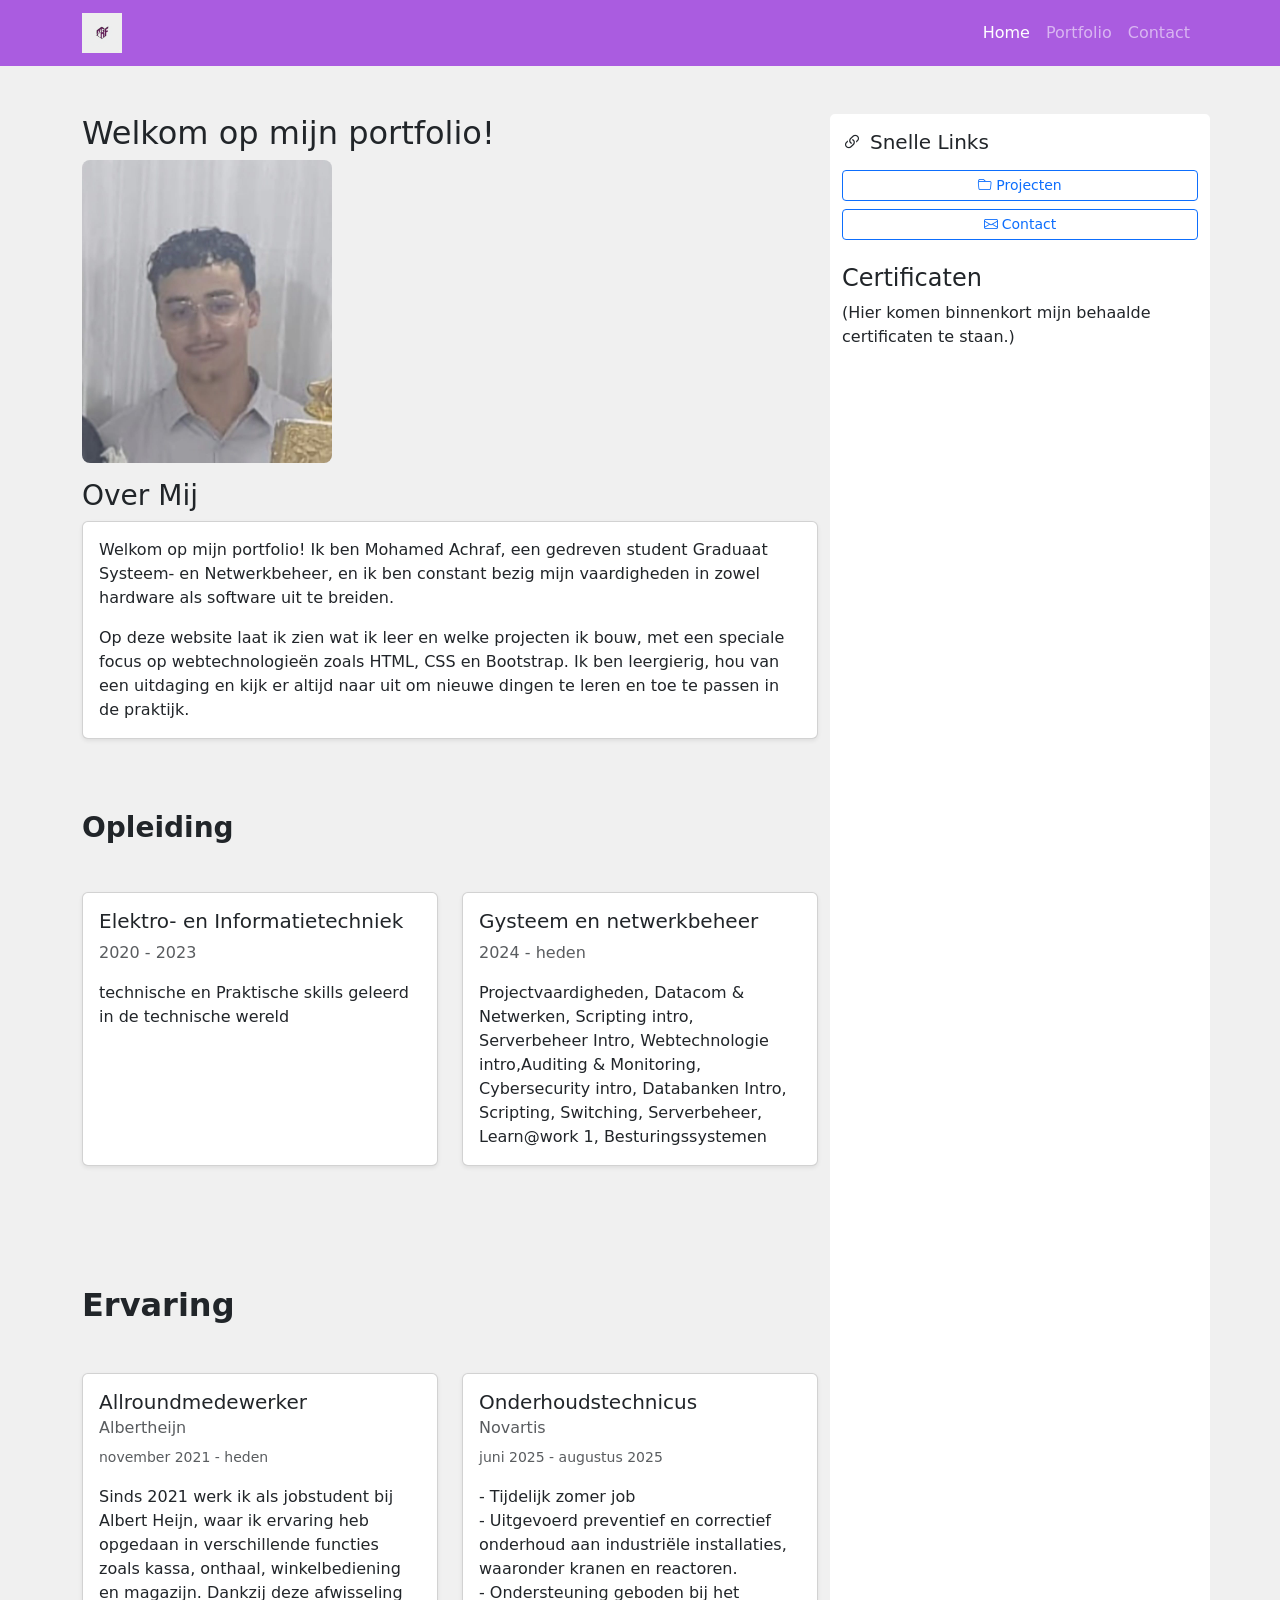
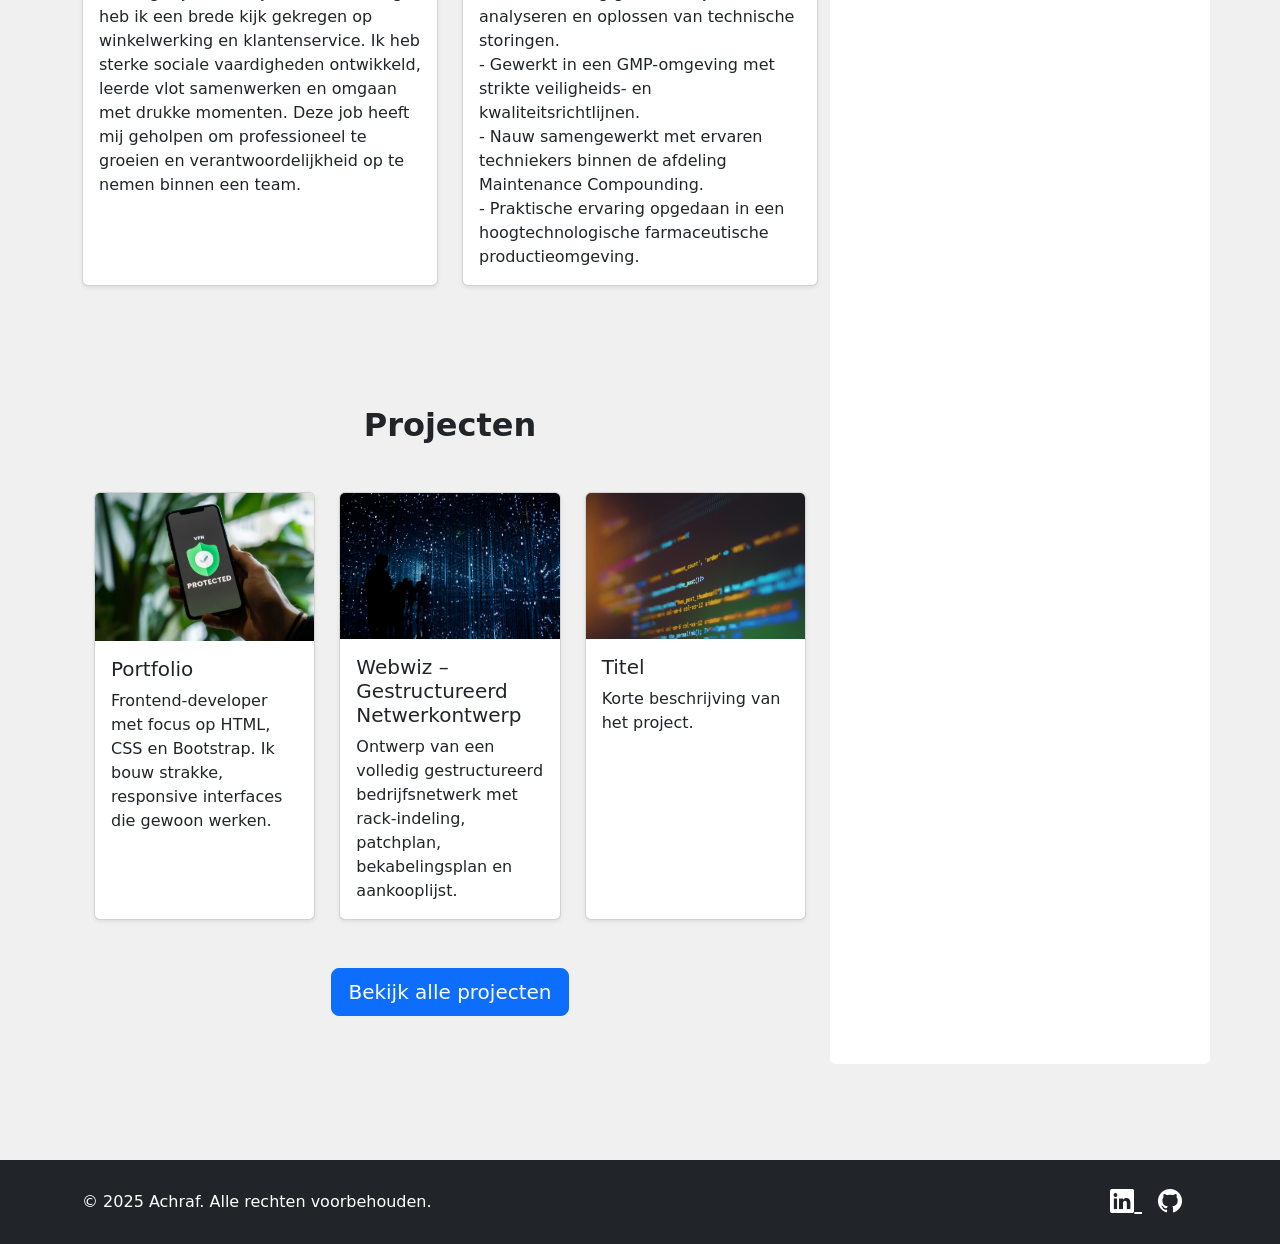
<file: index.html>
<!DOCTYPE html>
<html lang="nl-BE">
  <head>
    <meta charset="UTF-8" />
    <meta name="viewport" content="width=device-width, initial-scale=1.0" />
    <title>Home - Mijn Portfolio</title>

    <link
      rel="stylesheet"
      href="https://cdn.jsdelivr.net/npm/bootstrap-icons@1.11.1/font/bootstrap-icons.css"
    />

    <link
      href="https://cdn.jsdelivr.net/npm/bootstrap@5.3.3/dist/css/bootstrap.min.css"
      rel="stylesheet"
    />
    <link href="css/style.css" rel="stylesheet" />
  </head>
  <body>
    <header>
      <nav class="navbar navbar-expand-lg navbar-dark sticky-top">
        <div class="container">
          <a class="navbar-brand" href="index.html">
            <img
              src="assets/images/Logo.png"
              alt="Logo MRF"
              width="40"
              height="40"
            />
          </a>

          <button
            class="navbar-toggler"
            type="button"
            data-bs-toggle="collapse"
            data-bs-target="#navbarNav"
          >
            <span class="navbar-toggler-icon"></span>
          </button>

          <div class="collapse navbar-collapse" id="navbarNav">
            <ul class="navbar-nav ms-auto">
              <li class="nav-item">
                <a class="nav-link active" href="index.html">Home</a>
              </li>
              <li class="nav-item">
                <a class="nav-link" href="portfolio.html">Portfolio</a>
              </li>
              <li class="nav-item">
                <a class="nav-link" href="contact.html">Contact</a>
              </li>
            </ul>
          </div>
        </div>
      </nav>
    </header>

    <main class="container my-5">
      <div class="row">
        <section class="col-md-8">
          <h2>Welkom op mijn portfolio!</h2>

          <img
            src="assets/images/Profielfoto.jpg"
            alt="Profielfoto van Achraf"
            class="img-fluid profielfoto"
          />
          <!-- over mij -->
          <section class="mb-4">
            <h3>Over Mij</h3>
            <div>
              <div class="card h-100 shadow-sm project-card">
                <div class="card-body">
                  <p class="card-text">
                    Welkom op mijn portfolio! Ik ben Mohamed Achraf, een
                    gedreven student Graduaat Systeem- en Netwerkbeheer, en ik
                    ben constant bezig mijn vaardigheden in zowel hardware als
                    software uit te breiden.
                  </p>
                  <p class="card-text">
                    Op deze website laat ik zien wat ik leer en welke projecten
                    ik bouw, met een speciale focus op webtechnologieën zoals
                    HTML, CSS en Bootstrap. Ik ben leergierig, hou van een
                    uitdaging en kijk er altijd naar uit om nieuwe dingen te
                    leren en toe te passen in de praktijk.
                  </p>
                </div>
              </div>
            </div>
          </section>

          <!-- Opleiding -->
          <section class="opleiding-section py-5">
            <h3 class="mb-5 fw-bold">Opleiding</h3>
            <div class="row">
              <div class="col-md-6 mb-4">
                <div class="card h-100 shadow-sm">
                  <div class="card-body">
                    <h5 class="card-title">Elektro- en Informatietechniek</h5>
                    <p class="card-text text-muted">2020 - 2023</p>
                    <p class="card-text">
                      technische en Praktische skills geleerd in de technische
                      wereld
                    </p>
                  </div>
                </div>
              </div>
              <div class="col-md-6 mb-4">
                <div class="card h-100 shadow-sm">
                  <div class="card-body">
                    <h5 class="card-title">Gysteem en netwerkbeheer</h5>
                    <p class="card-text text-muted">2024 - heden</p>
                    <p class="card-text">
                      Projectvaardigheden, Datacom & Netwerken, Scripting intro,
                      Serverbeheer Intro, Webtechnologie intro,Auditing &
                      Monitoring, Cybersecurity intro, Databanken Intro,
                      Scripting, Switching, Serverbeheer, Learn@work 1,
                      Besturingssystemen
                    </p>
                  </div>
                </div>
              </div>
            </div>
          </section>
          <!-- Ervaring -->
          <section class="ervaring-section py-5">
            <h2 class="mb-5 fw-bold">Ervaring</h2>
            <div class="row">
              <!-- ervaring appie -->
              <div class="col-lg-6 mb-4">
                <div class="card h-100 shadow-sm">
                  <div class="card-body">
                    <h5 class="card-title">Allroundmedewerker</h5>
                    <h6 class="card-subtitle mb-2 text-muted">Albertheijn</h6>
                    <p class="card-text">
                      <small class="text-muted">november 2021 - heden</small>
                    </p>
                    <p class="card-text">
                      Sinds 2021 werk ik als jobstudent bij Albert Heijn, waar
                      ik ervaring heb opgedaan in verschillende functies zoals
                      kassa, onthaal, winkelbediening en magazijn. Dankzij deze
                      afwisseling heb ik een brede kijk gekregen op
                      winkelwerking en klantenservice. Ik heb sterke sociale
                      vaardigheden ontwikkeld, leerde vlot samenwerken en omgaan
                      met drukke momenten. Deze job heeft mij geholpen om
                      professioneel te groeien en verantwoordelijkheid op te
                      nemen binnen een team.
                    </p>
                  </div>
                </div>
              </div>
              <!-- ervaring norvartis -->
              <div class="col-lg-6 mb-4">
                <div class="card h-100 shadow-sm">
                  <div class="card-body">
                    <h5 class="card-title">Onderhoudstechnicus</h5>
                    <h6 class="card-subtitle mb-2 text-muted">Novartis</h6>
                    <p class="card-text">
                      <small class="text-muted"
                        >juni 2025 - augustus 2025</small
                      >
                    </p>
                    <p class="card-text">
                      - Tijdelijk zomer job <br />
                      - Uitgevoerd preventief en correctief onderhoud aan
                      industriële installaties, waaronder kranen en reactoren.
                      <br />
                      - Ondersteuning geboden bij het analyseren en oplossen van
                      technische storingen. <br />
                      - Gewerkt in een GMP-omgeving met strikte veiligheids- en
                      kwaliteitsrichtlijnen. <br />
                      - Nauw samengewerkt met ervaren techniekers binnen de
                      afdeling Maintenance Compounding. <br />
                      - Praktische ervaring opgedaan in een hoogtechnologische
                      farmaceutische productieomgeving.
                    </p>
                  </div>
                </div>
              </div>
            </div>
          </section>
          <!-- Projecten -->
          <section class="projecten-preview-section py-5">
            <div class="container">
              <h2 class="text-center mb-5 fw-bold">Projecten</h2>
              <div class="row">
                <!-- Project 1 -->
                <div class="col-md-6 col-lg-4 mb-4">
                  <div class="card h-100 shadow-sm project-card">
                    <img
                      src="assets/images/sfeerbeeld1.jpg"
                      class="card-img-top"
                      alt="Project 1"
                    />
                    <div class="card-body">
                      <h5 class="card-title">Portfolio</h5>
                      <p class="card-text">
                        Frontend-developer met focus op HTML, CSS en Bootstrap.
                        Ik bouw strakke, responsive interfaces die gewoon
                        werken.
                      </p>
                    </div>
                  </div>
                </div>
                <!-- Project 2 -->
                <div class="col-md-6 col-lg-4 mb-4">
                  <div class="card h-100 shadow-sm project-card">
                    <img
                      src="assets/images/sfeerbeeld2.jpg"
                      class="card-img-top"
                      alt="Project 2"
                    />
                    <div class="card-body">
                      <h5 class="card-title">
                        Webwiz – Gestructureerd Netwerkontwerp
                      </h5>
                      <p class="card-text">
                        Ontwerp van een volledig gestructureerd bedrijfsnetwerk
                        met rack-indeling, patchplan, bekabelingsplan en
                        aankooplijst.
                      </p>
                    </div>
                  </div>
                </div>
                <!-- Project 3 -->
                <div class="col-md-6 col-lg-4 mb-4">
                  <div class="card h-100 shadow-sm project-card">
                    <img
                      src="assets/images/sfeerbeeld3.jpg"
                      class="card-img-top"
                      alt="Project 3"
                    />
                    <div class="card-body">
                      <h5 class="card-title">Titel</h5>
                      <p class="card-text">
                        Korte beschrijving van het project.
                      </p>
                    </div>
                  </div>
                </div>
              </div>
              <!-- knop bekijk alle projecten -->
              <div class="text-center mt-4">
                <a href="portfolio.html" class="btn btn-primary btn-lg"
                  >Bekijk alle projecten</a
                >
              </div>
            </div>
          </section>
        </section>
        <!-- Aside -->
        <aside class="col-md-4">
          <h5 class="card-title mb-3">
            <i class="bi bi-link-45deg me-2"></i>Snelle Links
          </h5>
          <div class="d-grid gap-2">
            <a href="../portfolio.html" class="btn btn-sm btn-outline-primary">
              <i class="bi bi-folder me-1"></i>Projecten
            </a>
            <a href="../contact.html" class="btn btn-sm btn-outline-primary">
              <i class="bi bi-envelope me-1"></i>Contact
            </a>
          </div>

          <h4 class="mt-4">Certificaten</h4>
          <p>(Hier komen binnenkort mijn behaalde certificaten te staan.)</p>
        </aside>
      </div>
    </main>

    <!-- Footer -->
    <footer class="footer bg-dark text-white py-4 mt-5">
      <div class="container">
        <div class="row align-items-center">
          <div class="col-md-6 text-center text-md-start mb-3 mb-md-0">
            <p class="mb-0">&copy; 2025 Achraf. Alle rechten voorbehouden.</p>
          </div>
          <div class="col-md-6 text-center text-md-end">
            <a
              href="https://www.linkedin.com/in/mohamed-achraf-a-3771b6315/"
              target="_blank"
              class="text-white me-3 fs-4"
            >
              <i class="bi bi-linkedin"></i>
            </a>
            <a
              href="https://github.com/azidanmochraf-dotcom"
              target="_blank"
              class="text-white me-3 fs-4"
            >
              <i class="bi bi-github"></i>
            </a>
          </div>
        </div>
      </div>
    </footer>

    <script src="https://cdn.jsdelivr.net/npm/bootstrap@5.3.3/dist/js/bootstrap.bundle.min.js"></script>
  </body>
</html>
</file>
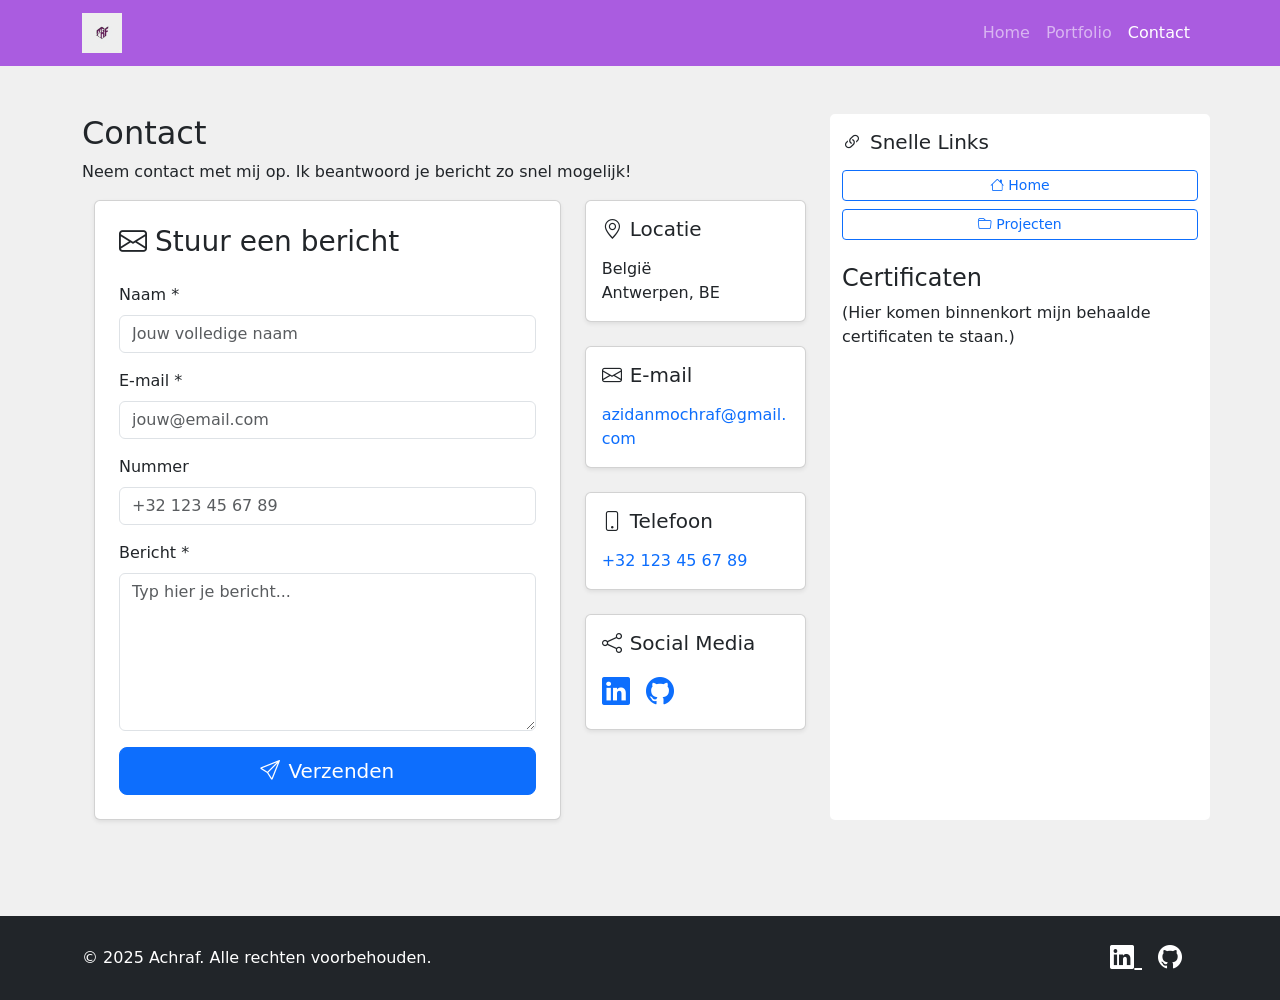
<file: contact.html>
<!DOCTYPE html>
<html lang="nl-BE">
  <head>
    <meta charset="UTF-8" />
    <meta name="viewport" content="width=device-width, initial-scale=1.0" />
    <title>Contact - Mijn Portfolio</title>

    <link
      rel="stylesheet"
      href="https://cdn.jsdelivr.net/npm/bootstrap-icons@1.11.1/font/bootstrap-icons.css"
    />

    <link
      href="https://cdn.jsdelivr.net/npm/bootstrap@5.3.3/dist/css/bootstrap.min.css"
      rel="stylesheet"
    />
    <link href="css/style.css" rel="stylesheet" />
  </head>
  <body>
    <header>
      <nav class="navbar navbar-expand-lg navbar-dark sticky-top">
        <div class="container">
          <a class="navbar-brand" href="index.html">
            <img
              src="assets/images/Logo.png"
              alt="Logo MRF"
              width="40"
              height="40"
            />
          </a>
          <button
            class="navbar-toggler"
            type="button"
            data-bs-toggle="collapse"
            data-bs-target="#navbarNav"
          >
            <span class="navbar-toggler-icon"></span>
          </button>
          <div class="collapse navbar-collapse" id="navbarNav">
            <ul class="navbar-nav ms-auto">
              <li class="nav-item">
                <a class="nav-link" href="index.html">Home</a>
              </li>
              <li class="nav-item">
                <a class="nav-link" href="portfolio.html">Portfolio</a>
              </li>
              <li class="nav-item">
                <a class="nav-link active" href="contact.html">Contact</a>
              </li>
            </ul>
          </div>
        </div>
      </nav>
    </header>

    <main class="container my-5">
      <div class="row">
        <section class="col-md-8">
          <h2>Contact</h2>
          <p>
            Neem contact met mij op. Ik beantwoord je bericht zo snel mogelijk!
          </p>
          <div class="container-fluid">
            <div class="row">
              <div class="col-lg-8">
                <div class="card shadow-sm">
                  <div class="card-body p-4">
                    <h3 class="card-title mb-4">
                      <i class="bi bi-envelope me-2"></i>Stuur een bericht
                    </h3>
                    <form id="contactForm">
                      <div class="mb-3">
                        <label for="naam" class="form-label">Naam *</label>
                        <input
                          type="text"
                          class="form-control"
                          id="naam"
                          name="naam"
                          placeholder="Jouw volledige naam"
                          required
                        />
                      </div>

                      <div class="mb-3">
                        <label for="email" class="form-label">E-mail *</label>
                        <input
                          type="email"
                          class="form-control"
                          id="email"
                          name="email"
                          placeholder="jouw@email.com"
                          required
                        />
                      </div>

                      <div class="mb-3">
                        <label for="nummer" class="form-label">Nummer</label>
                        <input
                          type="tel"
                          class="form-control"
                          id="nummer"
                          name="nummer"
                          placeholder="+32 123 45 67 89"
                        />
                      </div>

                      <div class="mb-3">
                        <label for="bericht" class="form-label"
                          >Bericht *</label
                        >
                        <textarea
                          class="form-control"
                          id="bericht"
                          name="bericht"
                          rows="6"
                          placeholder="Typ hier je bericht..."
                          required
                        ></textarea>
                      </div>

                      <div class="d-grid gap-2">
                        <button type="submit" class="btn btn-primary btn-lg">
                          <i class="bi bi-send me-2"></i>Verzenden
                        </button>
                      </div>
                    </form>

                    <div
                      class="alert alert-success mt-3 d-none"
                      id="successMessage"
                    >
                      <i class="bi bi-check-circle me-2"></i>
                      <strong>Bedankt!</strong> Je bericht is succesvol
                      verzonden.
                    </div>
                  </div>
                </div>
              </div>

              <div class="col-lg-4 mt-4 mt-lg-0">
                <div class="card shadow-sm mb-4">
                  <div class="card-body">
                    <h5 class="card-title mb-3">
                      <i class="bi bi-geo-alt me-2"></i>Locatie
                    </h5>
                    <p class="card-text">
                      België<br />
                      Antwerpen, BE
                    </p>
                  </div>
                </div>

                <div class="card shadow-sm mb-4">
                  <div class="card-body">
                    <h5 class="card-title mb-3">
                      <i class="bi bi-envelope me-2"></i>E-mail
                    </h5>
                    <p class="card-text">
                      <a
                        href="mailto:achraf@example.com"
                        class="text-decoration-none"
                      >
                        azidanmochraf@gmail.com
                      </a>
                    </p>
                  </div>
                </div>

                <div class="card shadow-sm mb-4">
                  <div class="card-body">
                    <h5 class="card-title mb-3">
                      <i class="bi bi-phone me-2"></i>Telefoon
                    </h5>
                    <p class="card-text">
                      <a href="tel:+32123456789" class="text-decoration-none">
                        +32 123 45 67 89
                      </a>
                    </p>
                  </div>
                </div>

                <div class="card shadow-sm">
                  <div class="card-body">
                    <h5 class="card-title mb-3">
                      <i class="bi bi-share me-2"></i>Social Media
                    </h5>
                    <div class="d-flex gap-3">
                      <a
                        href="https://www.linkedin.com/in/mohamed-achraf-a-3771b6315/"
                        target="_blank"
                        class="text-decoration-none fs-3"
                      >
                        <i class="bi bi-linkedin"></i>
                      </a>
                      <a
                        href="https://github.com/azidanmochraf-dotcom"
                        target="_blank"
                        class="text-decoration-none fs-3"
                      >
                        <i class="bi bi-github"></i>
                      </a>
                    </div>
                  </div>
                </div>
              </div>
            </div>
          </div>
        </section>
        <!-- Aside -->
        <aside class="col-md-4">
          <h5 class="card-title mb-3">
            <i class="bi bi-link-45deg me-2"></i>Snelle Links
          </h5>
          <div class="d-grid gap-2">
            <a href="../index.html" class="btn btn-sm btn-outline-primary">
              <i class="bi bi-house me-1"></i>Home
            </a>
            <a href="../portfolio.html" class="btn btn-sm btn-outline-primary">
              <i class="bi bi-folder me-1"></i>Projecten
            </a>
          </div>
          <h4 class="mt-4">Certificaten</h4>
          <p>(Hier komen binnenkort mijn behaalde certificaten te staan.)</p>
        </aside>
      </div>
    </main>

    <!-- Footer -->
    <footer class="footer bg-dark text-white py-4 mt-5">
      <div class="container">
        <div class="row align-items-center">
          <div class="col-md-6 text-center text-md-start mb-3 mb-md-0">
            <p class="mb-0">&copy; 2025 Achraf. Alle rechten voorbehouden.</p>
          </div>
          <div class="col-md-6 text-center text-md-end">
            <a
              href="https://www.linkedin.com/in/mohamed-achraf-a-3771b6315/"
              target="_blank"
              class="text-white me-3 fs-4"
            >
              <i class="bi bi-linkedin"></i>
            </a>
            <a
              href="https://github.com/azidanmochraf-dotcom"
              target="_blank"
              class="text-white me-3 fs-4"
            >
              <i class="bi bi-github"></i>
            </a>
          </div>
        </div>
      </div>
    </footer>

    <script src="https://cdn.jsdelivr.net/npm/bootstrap@5.3.3/dist/js/bootstrap.bundle.min.js"></script>
  </body>
</html>
</file>
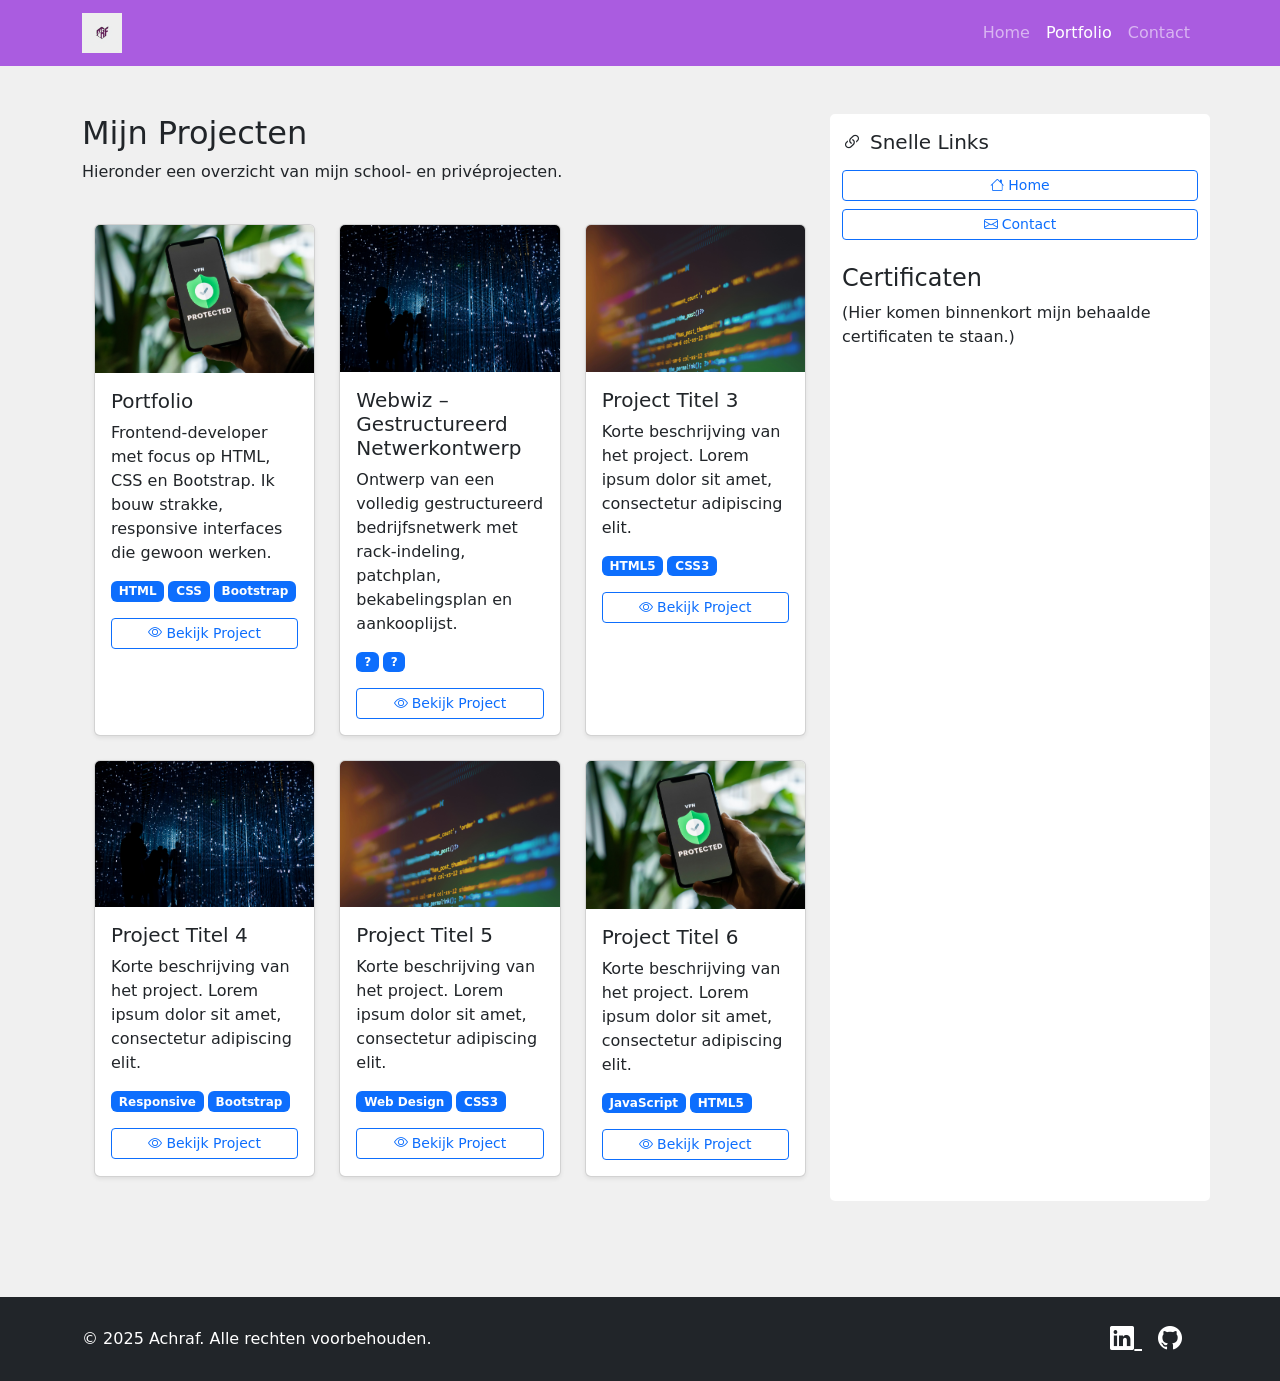
<file: portfolio.html>
<!DOCTYPE html>
<html lang="nl-BE">
  <head>
    <meta charset="UTF-8" />
    <meta name="viewport" content="width=device-width, initial-scale=1.0" />
    <title>Portfolio - Mijn Portfolio</title>

    <link
      rel="stylesheet"
      href="https://cdn.jsdelivr.net/npm/bootstrap-icons@1.11.1/font/bootstrap-icons.css"
    />

    <link
      href="https://cdn.jsdelivr.net/npm/bootstrap@5.3.3/dist/css/bootstrap.min.css"
      rel="stylesheet"
    />
    <link href="css/style.css" rel="stylesheet" />
  </head>
  <body>
    <header>
      <nav class="navbar navbar-expand-lg navbar-dark sticky-top">
        <div class="container">
          <a class="navbar-brand" href="index.html">
            <img
              src="assets/images/Logo.png"
              alt="Logo MRF"
              width="40"
              height="40"
            />
          </a>
          <button
            class="navbar-toggler"
            type="button"
            data-bs-toggle="collapse"
            data-bs-target="#navbarNav"
          >
            <span class="navbar-toggler-icon"></span>
          </button>
          <div class="collapse navbar-collapse" id="navbarNav">
            <ul class="navbar-nav ms-auto">
              <li class="nav-item">
                <a class="nav-link" href="index.html">Home</a>
              </li>
              <li class="nav-item">
                <a class="nav-link active" href="portfolio.html">Portfolio</a>
              </li>
              <li class="nav-item">
                <a class="nav-link" href="contact.html">Contact</a>
              </li>
            </ul>
          </div>
        </div>
      </nav>
    </header>

    <main class="container my-5">
      <div class="row">
        <section class="col-md-8">
          <h2>Mijn Projecten</h2>
          <p>Hieronder een overzicht van mijn school- en privéprojecten.</p>

          <section class="projecten-section py-4">
            <div class="container-fluid">
              <div class="row g-4">
                <!-- Project 1 -->
                <div class="col-md-6 col-lg-4">
                  <a
                    href="project\portfolio-item.html"
                    class="text-decoration-none"
                  >
                    <div class="card h-100 shadow-sm project-card">
                      <img
                        src="assets/images/sfeerbeeld1.jpg"
                        class="card-img-top"
                        alt="Project 1"
                      />
                      <div class="card-body">
                        <h5 class="card-title">Portfolio</h5>
                        <p class="card-text">
                          Frontend-developer met focus op HTML, CSS en
                          Bootstrap. Ik bouw strakke, responsive interfaces die
                          gewoon werken.
                        </p>
                        <div class="d-flex flex-wrap gap-1 mb-3">
                          <span class="badge bg-primary">HTML</span>
                          <span class="badge bg-primary">CSS</span>
                          <span class="badge bg-primary">Bootstrap</span>
                        </div>
                        <button class="btn btn-sm btn-outline-primary w-100">
                          <i class="bi bi-eye me-1"></i>Bekijk Project
                        </button>
                      </div>
                    </div>
                  </a>
                </div>

                <!-- Project 2 -->
                <div class="col-md-6 col-lg-4">
                  <a
                    href="project/Webwiz-item.html"
                    class="text-decoration-none"
                  >
                    <div class="card h-100 shadow-sm project-card">
                      <img
                        src="assets/images/sfeerbeeld2.jpg"
                        class="card-img-top"
                        alt="Project 2"
                      />
                      <div class="card-body">
                        <h5 class="card-title">
                          Webwiz – Gestructureerd Netwerkontwerp
                        </h5>
                        <p class="card-text">
                          Ontwerp van een volledig gestructureerd
                          bedrijfsnetwerk met rack-indeling, patchplan,
                          bekabelingsplan en aankooplijst.
                        </p>
                        <div class="d-flex flex-wrap gap-1 mb-3">
                          <span class="badge bg-primary">?</span>
                          <span class="badge bg-primary">?</span>
                        </div>
                        <button class="btn btn-sm btn-outline-primary w-100">
                          <i class="bi bi-eye me-1"></i>Bekijk Project
                        </button>
                      </div>
                    </div>
                  </a>
                </div>

                <!-- Project 3 -->
                <div class="col-md-6 col-lg-4">
                  <a
                    href="project\portfolio-item.html"
                    class="text-decoration-none"
                  >
                    <div class="card h-100 shadow-sm project-card">
                      <img
                        src="assets/images/sfeerbeeld3.jpg"
                        class="card-img-top"
                        alt="Project 3"
                      />
                      <div class="card-body">
                        <h5 class="card-title">Project Titel 3</h5>
                        <p class="card-text">
                          Korte beschrijving van het project. Lorem ipsum dolor
                          sit amet, consectetur adipiscing elit.
                        </p>
                        <div class="d-flex flex-wrap gap-1 mb-3">
                          <span class="badge bg-primary">HTML5</span>
                          <span class="badge bg-primary">CSS3</span>
                        </div>
                        <button class="btn btn-sm btn-outline-primary w-100">
                          <i class="bi bi-eye me-1"></i>Bekijk Project
                        </button>
                      </div>
                    </div>
                  </a>
                </div>

                <!-- Project 4 -->
                <div class="col-md-6 col-lg-4">
                  <a
                    href="project\portfolio-item.html"
                    class="text-decoration-none"
                  >
                    <div class="card h-100 shadow-sm project-card">
                      <img
                        src="assets/images/sfeerbeeld2.jpg"
                        class="card-img-top"
                        alt="Project 4"
                      />
                      <div class="card-body">
                        <h5 class="card-title">Project Titel 4</h5>
                        <p class="card-text">
                          Korte beschrijving van het project. Lorem ipsum dolor
                          sit amet, consectetur adipiscing elit.
                        </p>
                        <div class="d-flex flex-wrap gap-1 mb-3">
                          <span class="badge bg-primary">Responsive</span>
                          <span class="badge bg-primary">Bootstrap</span>
                        </div>
                        <button class="btn btn-sm btn-outline-primary w-100">
                          <i class="bi bi-eye me-1"></i>Bekijk Project
                        </button>
                      </div>
                    </div>
                  </a>
                </div>

                <!-- Project 5 -->
                <div class="col-md-6 col-lg-4">
                  <a
                    href="project\portfolio-item.html"
                    class="text-decoration-none"
                  >
                    <div class="card h-100 shadow-sm project-card">
                      <img
                        src="assets/images/sfeerbeeld3.jpg"
                        class="card-img-top"
                        alt="Project 5"
                      />
                      <div class="card-body">
                        <h5 class="card-title">Project Titel 5</h5>
                        <p class="card-text">
                          Korte beschrijving van het project. Lorem ipsum dolor
                          sit amet, consectetur adipiscing elit.
                        </p>
                        <div class="d-flex flex-wrap gap-1 mb-3">
                          <span class="badge bg-primary">Web Design</span>
                          <span class="badge bg-primary">CSS3</span>
                        </div>
                        <button class="btn btn-sm btn-outline-primary w-100">
                          <i class="bi bi-eye me-1"></i>Bekijk Project
                        </button>
                      </div>
                    </div>
                  </a>
                </div>

                <!-- Project 6 -->
                <div class="col-md-6 col-lg-4">
                  <a
                    href="project\portfolio-item.html"
                    class="text-decoration-none"
                  >
                    <div class="card h-100 shadow-sm project-card">
                      <img
                        src="assets/images/sfeerbeeld1.jpg"
                        class="card-img-top"
                        alt="Project 6"
                      />
                      <div class="card-body">
                        <h5 class="card-title">Project Titel 6</h5>
                        <p class="card-text">
                          Korte beschrijving van het project. Lorem ipsum dolor
                          sit amet, consectetur adipiscing elit.
                        </p>
                        <div class="d-flex flex-wrap gap-1 mb-3">
                          <span class="badge bg-primary">JavaScript</span>
                          <span class="badge bg-primary">HTML5</span>
                        </div>
                        <button class="btn btn-sm btn-outline-primary w-100">
                          <i class="bi bi-eye me-1"></i>Bekijk Project
                        </button>
                      </div>
                    </div>
                  </a>
                </div>
              </div>
            </div>
          </section>
        </section>
        <!-- Aside -->
        <aside class="col-md-4">
          <h5 class="card-title mb-3">
            <i class="bi bi-link-45deg me-2"></i>Snelle Links
          </h5>
          <div class="d-grid gap-2">
            <a href="../index.html" class="btn btn-sm btn-outline-primary">
              <i class="bi bi-house me-1"></i>Home
            </a>
            <a href="../contact.html" class="btn btn-sm btn-outline-primary">
              <i class="bi bi-envelope me-1"></i>Contact
            </a>
          </div>
          <h4 class="mt-4">Certificaten</h4>
          <p>(Hier komen binnenkort mijn behaalde certificaten te staan.)</p>
        </aside>
      </div>
    </main>

    <!-- Footer -->
    <footer class="footer bg-dark text-white py-4 mt-5">
      <div class="container">
        <div class="row align-items-center">
          <div class="col-md-6 text-center text-md-start mb-3 mb-md-0">
            <p class="mb-0">&copy; 2025 Achraf. Alle rechten voorbehouden.</p>
          </div>
          <div class="col-md-6 text-center text-md-end">
            <a
              href="https://www.linkedin.com/in/mohamed-achraf-a-3771b6315/"
              target="_blank"
              class="text-white me-3 fs-4"
            >
              <i class="bi bi-linkedin"></i>
            </a>
            <a
              href="https://github.com/azidanmochraf-dotcom"
              target="_blank"
              class="text-white me-3 fs-4"
            >
              <i class="bi bi-github"></i>
            </a>
          </div>
        </div>
      </div>
    </footer>

    <script src="https://cdn.jsdelivr.net/npm/bootstrap@5.3.3/dist/js/bootstrap.bundle.min.js"></script>
  </body>
</html>
</file>
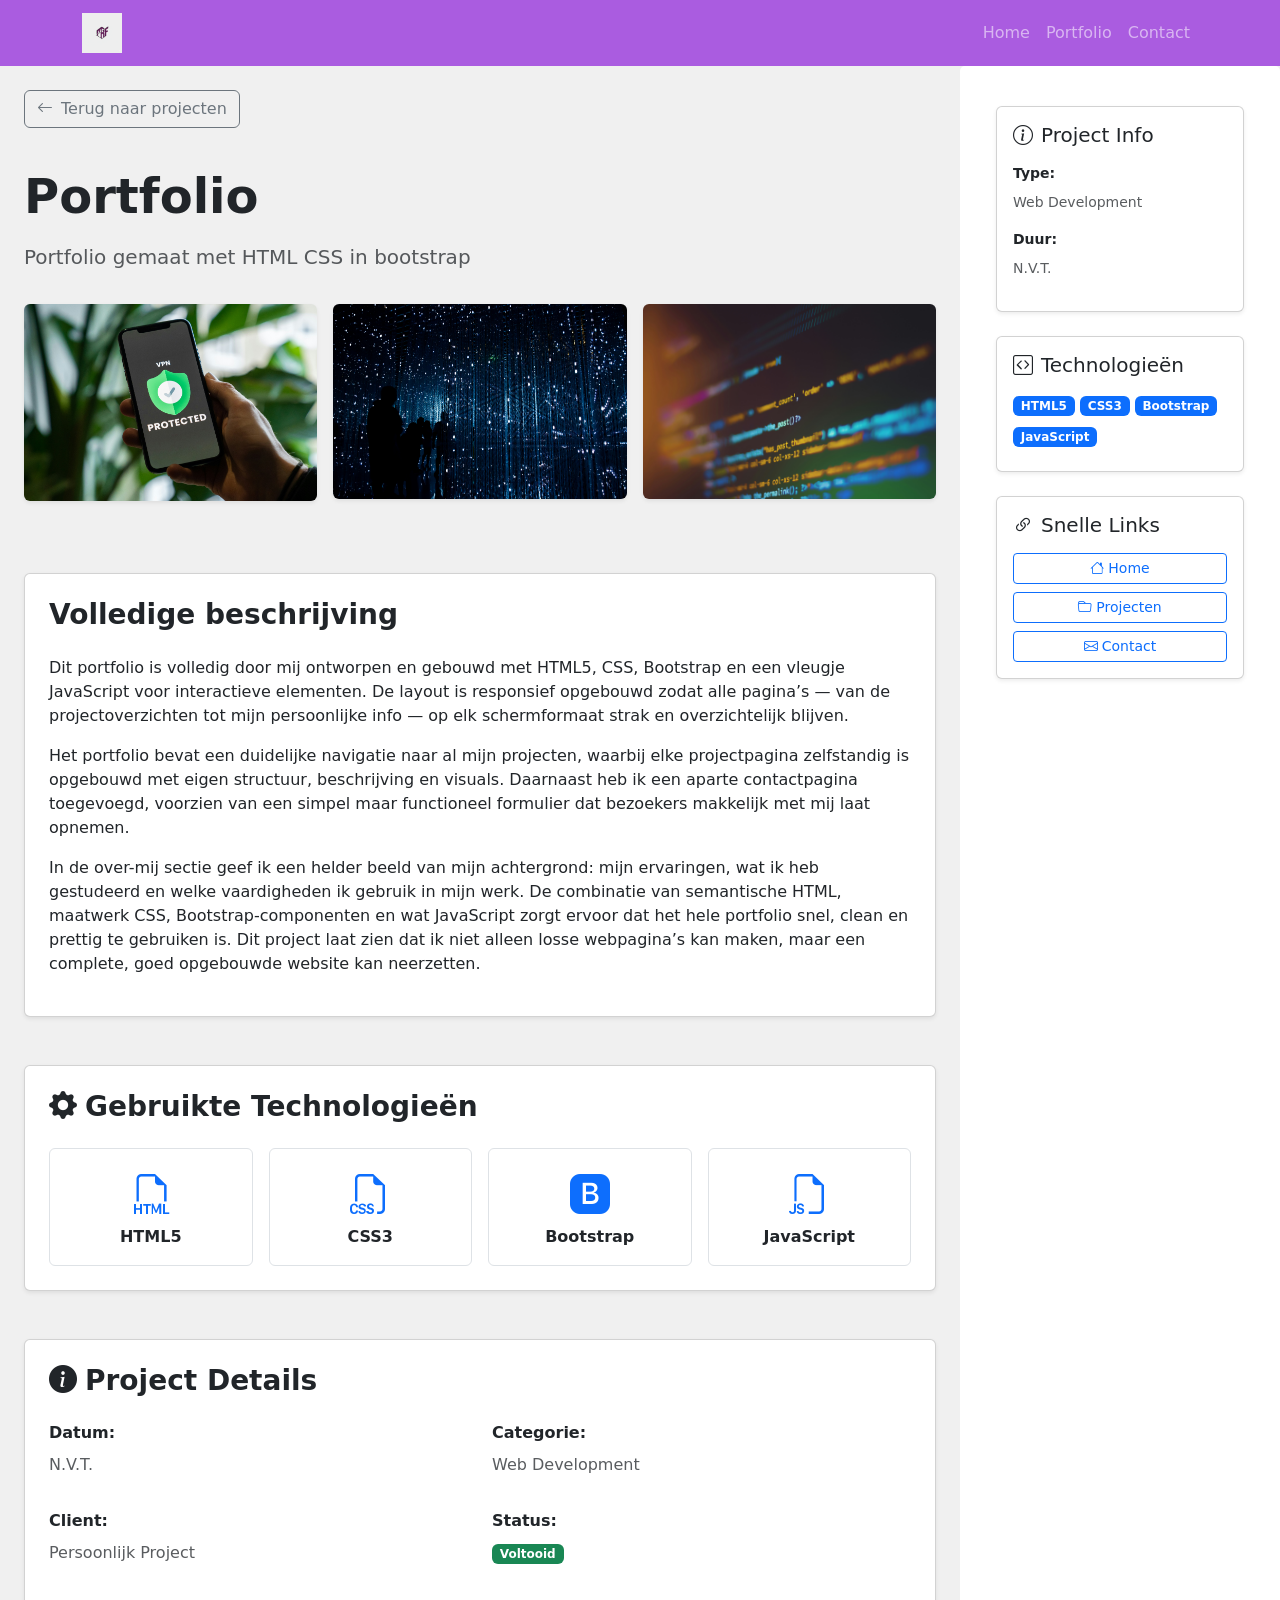
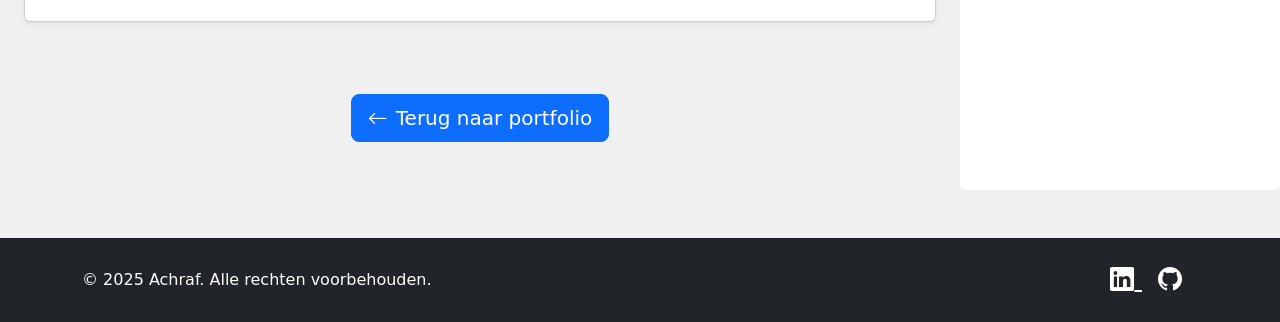
<file: project/portfolio-item.html>
<!DOCTYPE html>
<html lang="nl-Be" data-bs-theme="light">
  <head>
    <meta charset="UTF-8" />
    <meta name="viewport" content="width=device-width, initial-scale=1.0" />
    <title>Project Detail - portfolio</title>

    <link
      href="https://cdn.jsdelivr.net/npm/bootstrap@5.3.2/dist/css/bootstrap.min.css"
      rel="stylesheet"
    />

    <link
      rel="stylesheet"
      href="https://cdn.jsdelivr.net/npm/bootstrap-icons@1.11.1/font/bootstrap-icons.css"
    />

    <link rel="stylesheet" href="../css/style.css" />
  </head>
  <body>
    <header>
      <nav class="navbar navbar-expand-lg navbar-dark sticky-top">
        <div class="container">
          <a class="navbar-brand" href="index.html">
            <img
              src="../assets/images/Logo.png"
              alt="Logo MRF"
              width="40"
              height="40"
            />
          </a>

          <button
            class="navbar-toggler"
            type="button"
            data-bs-toggle="collapse"
            data-bs-target="#navbarNav"
          >
            <span class="navbar-toggler-icon"></span>
          </button>

          <div class="collapse navbar-collapse" id="navbarNav">
            <ul class="navbar-nav ms-auto">
              <li class="nav-item">
                <a class="nav-link" href="../index.html">Home</a>
              </li>
              <li class="nav-item">
                <a class="nav-link" href="../portfolio.html">Portfolio</a>
              </li>
              <li class="nav-item">
                <a class="nav-link" href="../contact.html">Contact</a>
              </li>
            </ul>
          </div>
        </div>
      </nav>
    </header>

    <div class="container-fluid">
      <div class="row">
        <main class="col-lg-9 col-md-8">
          <section class="py-4">
            <div class="container-fluid">
              <a href="../portfolio.html" class="btn btn-outline-secondary">
                <i class="bi bi-arrow-left me-2"></i>Terug naar projecten
              </a>
            </div>
          </section>

          <section class="project-header py-3">
            <div class="container-fluid">
              <h1 class="display-5 fw-bold mb-3">Portfolio</h1>
              <p class="lead text-muted">
                Portfolio gemaat met HTML CSS in bootstrap
              </p>
            </div>
          </section>

          <section class="project-gallery mb-5">
            <div class="container-fluid">
              <div class="row g-3">
                <div class="col-4">
                  <img
                    src="../assets/images/sfeerbeeld1.jpg"
                    alt="Detail 1"
                    class="img-fluid rounded shadow-sm gallery-img"
                  />
                </div>
                <div class="col-4">
                  <img
                    src="../assets/images/sfeerbeeld2.jpg"
                    alt="Detail 2"
                    class="img-fluid rounded shadow-sm gallery-img"
                  />
                </div>
                <div class="col-4">
                  <img
                    src="../assets/images/sfeerbeeld3.jpg"
                    alt="Detail 3"
                    class="img-fluid rounded shadow-sm gallery-img"
                  />
                </div>
              </div>
            </div>
          </section>
          <!-- beschrijving -->
          <section class="project-description py-4">
            <div class="container-fluid">
              <div class="card shadow-sm">
                <div class="card-body p-4">
                  <h2 class="h3 mb-4 fw-bold">Volledige beschrijving</h2>
                  <p>
                    Dit portfolio is volledig door mij ontworpen en gebouwd met
                    HTML5, CSS, Bootstrap en een vleugje JavaScript voor
                    interactieve elementen. De layout is responsief opgebouwd
                    zodat alle pagina’s — van de projectoverzichten tot mijn
                    persoonlijke info — op elk schermformaat strak en
                    overzichtelijk blijven.
                  </p>
                  <p>
                    Het portfolio bevat een duidelijke navigatie naar al mijn
                    projecten, waarbij elke projectpagina zelfstandig is
                    opgebouwd met eigen structuur, beschrijving en visuals.
                    Daarnaast heb ik een aparte contactpagina toegevoegd,
                    voorzien van een simpel maar functioneel formulier dat
                    bezoekers makkelijk met mij laat opnemen.
                  </p>
                  <p>
                    In de over-mij sectie geef ik een helder beeld van mijn
                    achtergrond: mijn ervaringen, wat ik heb gestudeerd en welke
                    vaardigheden ik gebruik in mijn werk. De combinatie van
                    semantische HTML, maatwerk CSS, Bootstrap-componenten en wat
                    JavaScript zorgt ervoor dat het hele portfolio snel, clean
                    en prettig te gebruiken is. Dit project laat zien dat ik
                    niet alleen losse webpagina’s kan maken, maar een complete,
                    goed opgebouwde website kan neerzetten.
                  </p>
                </div>
              </div>
            </div>
          </section>
          <!-- technologien -->
          <section class="project-technologies py-4">
            <div class="container-fluid">
              <div class="card shadow-sm">
                <div class="card-body p-4">
                  <h2 class="h3 mb-4 fw-bold">
                    <i class="bi bi-gear-fill me-2"></i>Gebruikte Technologieën
                  </h2>
                  <div class="row g-3">
                    <div class="col-md-3 col-6">
                      <div class="tech-item p-3 border rounded text-center">
                        <i
                          class="bi bi-filetype-html fs-1 text-primary mb-2"
                        ></i>
                        <p class="mb-0 fw-bold">HTML5</p>
                      </div>
                    </div>
                    <div class="col-md-3 col-6">
                      <div class="tech-item p-3 border rounded text-center">
                        <i
                          class="bi bi-filetype-css fs-1 text-primary mb-2"
                        ></i>
                        <p class="mb-0 fw-bold">CSS3</p>
                      </div>
                    </div>
                    <div class="col-md-3 col-6">
                      <div class="tech-item p-3 border rounded text-center">
                        <i
                          class="bi bi-bootstrap-fill fs-1 text-primary mb-2"
                        ></i>
                        <p class="mb-0 fw-bold">Bootstrap</p>
                      </div>
                    </div>
                    <div class="col-md-3 col-6">
                      <div class="tech-item p-3 border rounded text-center">
                        <i class="bi bi-filetype-js fs-1 text-primary mb-2"></i>
                        <p class="mb-0 fw-bold">JavaScript</p>
                      </div>
                    </div>
                  </div>
                </div>
              </div>
            </div>
          </section>
          <!-- project details -->
          <section class="project-details py-4">
            <div class="container-fluid">
              <div class="card shadow-sm">
                <div class="card-body p-4">
                  <h2 class="h3 mb-4 fw-bold">
                    <i class="bi bi-info-circle-fill me-2"></i>Project Details
                  </h2>
                  <div class="row">
                    <div class="col-md-6 mb-3">
                      <p class="mb-2"><strong>Datum:</strong></p>
                      <p class="text-muted">N.V.T.</p>
                    </div>
                    <div class="col-md-6 mb-3">
                      <p class="mb-2"><strong>Categorie:</strong></p>
                      <p class="text-muted">Web Development</p>
                    </div>
                    <div class="col-md-6 mb-3">
                      <p class="mb-2"><strong>Client:</strong></p>
                      <p class="text-muted">Persoonlijk Project</p>
                    </div>
                    <div class="col-md-6 mb-3">
                      <p class="mb-2"><strong>Status:</strong></p>
                      <p class="text-muted">
                        <span class="badge bg-success">Voltooid</span>
                      </p>
                    </div>
                  </div>
                </div>
              </div>
            </div>
          </section>

          <section class="py-5 text-center">
            <div class="container-fluid">
              <a href="../portfolio.html" class="btn btn-primary btn-lg">
                <i class="bi bi-arrow-left me-2"></i>Terug naar portfolio
              </a>
            </div>
          </section>
        </main>
        <!-- aside -->
        <aside class="col-lg-3 col-md-4 d-none d-md-block aside-section">
          <div class="aside-content p-4 sticky-aside">
            <div class="card shadow-sm mb-4">
              <div class="card-body">
                <h5 class="card-title mb-3">
                  <i class="bi bi-info-circle me-2"></i>Project Info
                </h5>
                <p class="small mb-2"><strong>Type:</strong></p>
                <p class="text-muted small">Web Development</p>
                <p class="small mb-2 mt-3"><strong>Duur:</strong></p>
                <p class="text-muted small">N.V.T.</p>
              </div>
            </div>

            <div class="card shadow-sm mb-4">
              <div class="card-body">
                <h5 class="card-title mb-3">
                  <i class="bi bi-code-square me-2"></i>Technologieën
                </h5>
                <div class="skill-tags">
                  <span class="badge bg-primary mb-2">HTML5</span>
                  <span class="badge bg-primary mb-2">CSS3</span>
                  <span class="badge bg-primary mb-2">Bootstrap</span>
                  <span class="badge bg-primary mb-2">JavaScript</span>
                </div>
              </div>
            </div>

            <div class="card shadow-sm">
              <div class="card-body">
                <h5 class="card-title mb-3">
                  <i class="bi bi-link-45deg me-2"></i>Snelle Links
                </h5>
                <div class="d-grid gap-2">
                  <a
                    href="../index.html"
                    class="btn btn-sm btn-outline-primary"
                  >
                    <i class="bi bi-house me-1"></i>Home
                  </a>
                  <a
                    href="../portfolio.html"
                    class="btn btn-sm btn-outline-primary"
                  >
                    <i class="bi bi-folder me-1"></i>Projecten
                  </a>
                  <a
                    href="../contact.html"
                    class="btn btn-sm btn-outline-primary"
                  >
                    <i class="bi bi-envelope me-1"></i>Contact
                  </a>
                </div>
              </div>
            </div>
          </div>
        </aside>
      </div>
    </div>

    <!-- Footer -->
    <footer class="footer bg-dark text-white py-4 mt-5">
      <div class="container">
        <div class="row align-items-center">
          <div class="col-md-6 text-center text-md-start mb-3 mb-md-0">
            <p class="mb-0">&copy; 2025 Achraf. Alle rechten voorbehouden.</p>
          </div>
          <div class="col-md-6 text-center text-md-end">
            <a
              href="https://www.linkedin.com/in/mohamed-achraf-a-3771b6315/"
              target="_blank"
              class="text-white me-3 fs-4"
            >
              <i class="bi bi-linkedin"></i>
            </a>
            <a
              href="https://github.com/azidanmochraf-dotcom"
              target="_blank"
              class="text-white me-3 fs-4"
            >
              <i class="bi bi-github"></i>
            </a>
          </div>
        </div>
      </div>
    </footer>

    <script src="https://cdn.jsdelivr.net/npm/bootstrap@5.3.2/dist/js/bootstrap.bundle.min.js"></script>
  </body>
</html>
</file>
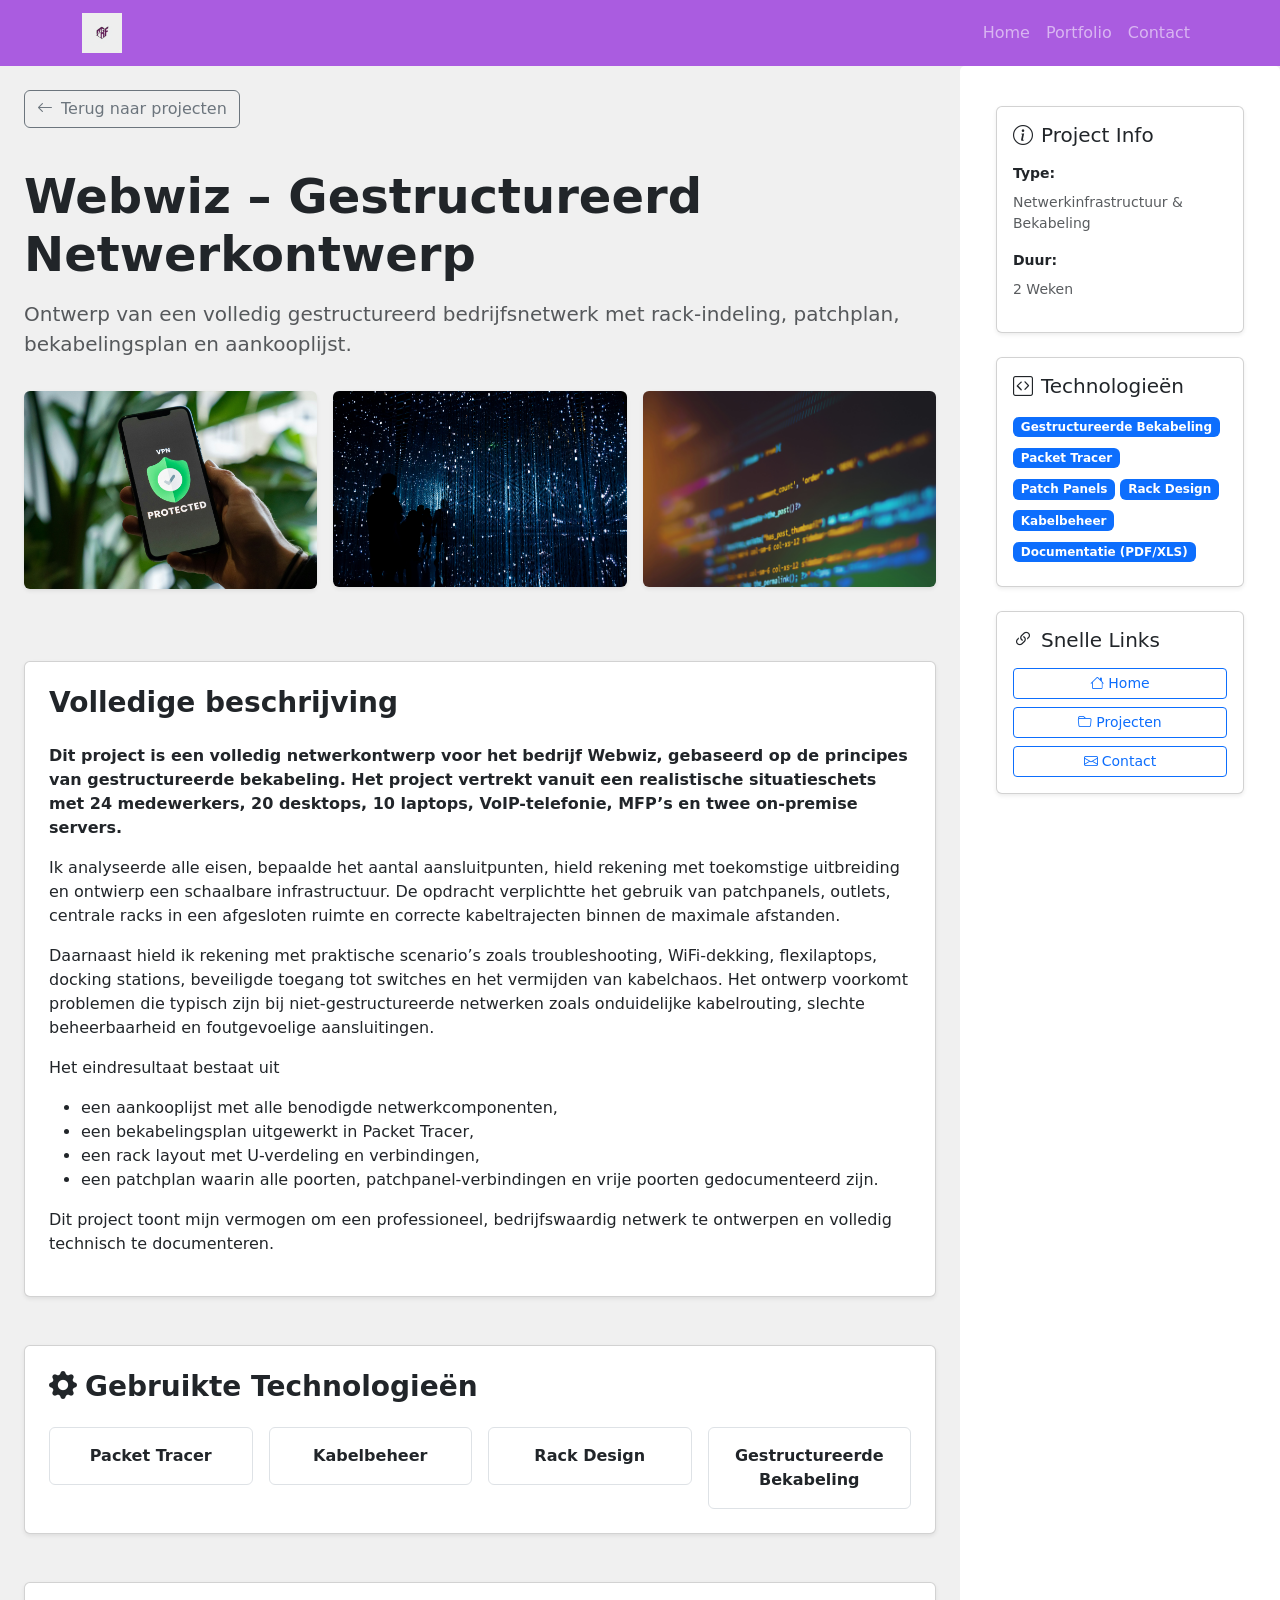
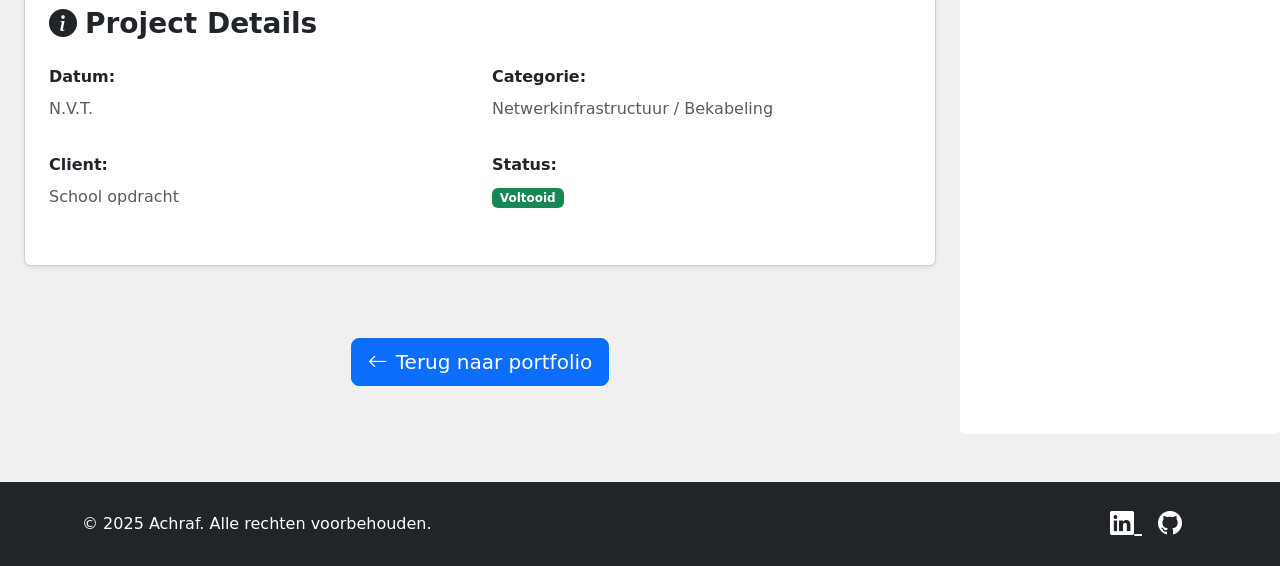
<file: project/Webwiz-item.html>
<!DOCTYPE html>
<html lang="nl-Be" data-bs-theme="light">
  <head>
    <meta charset="UTF-8" />
    <meta name="viewport" content="width=device-width, initial-scale=1.0" />
    <title>Project Detail - Webwiz</title>

    <link
      href="https://cdn.jsdelivr.net/npm/bootstrap@5.3.2/dist/css/bootstrap.min.css"
      rel="stylesheet"
    />

    <link
      rel="stylesheet"
      href="https://cdn.jsdelivr.net/npm/bootstrap-icons@1.11.1/font/bootstrap-icons.css"
    />

    <link rel="stylesheet" href="../css/style.css" />
  </head>
  <body>
    <header>
      <nav class="navbar navbar-expand-lg navbar-dark sticky-top">
        <div class="container">
          <a class="navbar-brand" href="index.html">
            <img
              src="../assets/images/Logo.png"
              alt="Logo MRF"
              width="40"
              height="40"
            />
          </a>

          <button
            class="navbar-toggler"
            type="button"
            data-bs-toggle="collapse"
            data-bs-target="#navbarNav"
          >
            <span class="navbar-toggler-icon"></span>
          </button>

          <div class="collapse navbar-collapse" id="navbarNav">
            <ul class="navbar-nav ms-auto">
              <li class="nav-item">
                <a class="nav-link" href="../index.html">Home</a>
              </li>
              <li class="nav-item">
                <a class="nav-link" href="../portfolio.html">Portfolio</a>
              </li>
              <li class="nav-item">
                <a class="nav-link" href="../contact.html">Contact</a>
              </li>
            </ul>
          </div>
        </div>
      </nav>
    </header>

    <div class="container-fluid">
      <div class="row">
        <main class="col-lg-9 col-md-8">
          <section class="py-4">
            <div class="container-fluid">
              <a href="../portfolio.html" class="btn btn-outline-secondary">
                <i class="bi bi-arrow-left me-2"></i>Terug naar projecten
              </a>
            </div>
          </section>

          <section class="project-header py-3">
            <div class="container-fluid">
              <h1 class="display-5 fw-bold mb-3">Webwiz – Gestructureerd Netwerkontwerp</h1>
              <p class="lead text-muted">
                Ontwerp van een volledig gestructureerd bedrijfsnetwerk met rack-indeling, patchplan, bekabelingsplan en aankooplijst.
              </p>
            </div>
          </section>

          <section class="project-gallery mb-5">
            <div class="container-fluid">
              <div class="row g-3">
                <div class="col-4">
                  <img
                    src="../assets/images/sfeerbeeld1.jpg"
                    alt="Detail 1"
                    class="img-fluid rounded shadow-sm gallery-img"
                  />
                </div>
                <div class="col-4">
                  <img
                    src="../assets/images/sfeerbeeld2.jpg"
                    alt="Detail 2"
                    class="img-fluid rounded shadow-sm gallery-img"
                  />
                </div>
                <div class="col-4">
                  <img
                    src="../assets/images/sfeerbeeld3.jpg"
                    alt="Detail 3"
                    class="img-fluid rounded shadow-sm gallery-img"
                  />
                </div>
              </div>
            </div>
          </section>
          <!-- beschrijving -->
          <section class="project-description py-4">
            <div class="container-fluid">
              <div class="card shadow-sm">
                <div class="card-body p-4">
                  <h2 class="h3 mb-4 fw-bold">Volledige beschrijving</h2>
                  <p class="fw-bold">
                    Dit project is een volledig netwerkontwerp voor het bedrijf Webwiz, gebaseerd op de principes van gestructureerde bekabeling. Het project vertrekt vanuit een realistische situatieschets met 24 medewerkers, 20 desktops, 10 laptops, VoIP-telefonie, MFP’s en twee on-premise servers.
                  </p>
                  <p>
                    Ik analyseerde alle eisen, bepaalde het aantal aansluitpunten, hield rekening met toekomstige uitbreiding en ontwierp een schaalbare infrastructuur. De opdracht verplichtte het gebruik van patchpanels, outlets, centrale racks in een afgesloten ruimte en correcte kabeltrajecten binnen de maximale afstanden.
                  </p>
                  <p>
                    Daarnaast hield ik rekening met praktische scenario’s zoals troubleshooting, WiFi-dekking, flexilaptops, docking stations, beveiligde toegang tot switches en het vermijden van kabelchaos. Het ontwerp voorkomt problemen die typisch zijn bij niet-gestructureerde netwerken zoals onduidelijke kabelrouting, slechte beheerbaarheid en foutgevoelige aansluitingen.
                  </p>
                  <p>Het eindresultaat bestaat uit <br>
                  <ul>
                    <li>een aankooplijst met alle benodigde netwerkcomponenten,</li>
                    <li>een bekabelingsplan uitgewerkt in Packet Tracer,</li>
                    <li>een rack layout met U-verdeling en verbindingen,</li>
                    <li>een patchplan waarin alle poorten, patchpanel-verbindingen en vrije poorten gedocumenteerd zijn.</li>
                  </ul>
                  Dit project toont mijn vermogen om een professioneel, bedrijfswaardig netwerk te ontwerpen en volledig technisch te documenteren.
                  </p>
                </div>
              </div>
            </div>
          </section>
          <!-- technologien -->
          <section class="project-technologies py-4">
            <div class="container-fluid">
              <div class="card shadow-sm">
                <div class="card-body p-4">
                  <h2 class="h3 mb-4 fw-bold">
                    <i class="bi bi-gear-fill me-2"></i>Gebruikte Technologieën
                  </h2>
                  <div class="row g-3">
                    <div class="col-md-3 col-6">
                      <div class="tech-item p-3 border rounded text-center">
                        <p class="mb-0 fw-bold">Packet Tracer</p>
                      </div>
                    </div>
                    <div class="col-md-3 col-6">
                      <div class="tech-item p-3 border rounded text-center">
                        <p class="mb-0 fw-bold">Kabelbeheer</p>
                      </div>
                    </div>
                    <div class="col-md-3 col-6">
                      <div class="tech-item p-3 border rounded text-center">
                        <p class="mb-0 fw-bold">Rack Design</p>
                      </div>
                    </div>
                    <div class="col-md-3 col-6">
                      <div class="tech-item p-3 border rounded text-center">
                        <p class="mb-0 fw-bold">Gestructureerde Bekabeling</p>
                      </div>
                    </div>
                  </div>
                </div>
              </div>
            </div>
          </section>
          <!-- project details -->
          <section class="project-details py-4">
            <div class="container-fluid">
              <div class="card shadow-sm">
                <div class="card-body p-4">
                  <h2 class="h3 mb-4 fw-bold">
                    <i class="bi bi-info-circle-fill me-2"></i>Project Details
                  </h2>
                  <div class="row">
                    <div class="col-md-6 mb-3">
                      <p class="mb-2"><strong>Datum:</strong></p>
                      <p class="text-muted">N.V.T.</p>
                    </div>
                    <div class="col-md-6 mb-3">
                      <p class="mb-2"><strong>Categorie:</strong></p>
                      <p class="text-muted">Netwerkinfrastructuur / Bekabeling</p>
                    </div>
                    <div class="col-md-6 mb-3">
                      <p class="mb-2"><strong>Client:</strong></p>
                      <p class="text-muted">School opdracht</p>
                    </div>
                    <div class="col-md-6 mb-3">
                      <p class="mb-2"><strong>Status:</strong></p>
                      <p class="text-muted">
                        <span class="badge bg-success">Voltooid</span>
                      </p>
                    </div>
                  </div>
                </div>
              </div>
            </div>
          </section>

          <section class="py-5 text-center">
            <div class="container-fluid">
              <a href="../portfolio.html" class="btn btn-primary btn-lg">
                <i class="bi bi-arrow-left me-2"></i>Terug naar portfolio
              </a>
            </div>
          </section>
        </main>
        <!-- aside -->
        <aside class="col-lg-3 col-md-4 d-none d-md-block aside-section">
          <div class="aside-content p-4 sticky-aside">
            <div class="card shadow-sm mb-4">
              <div class="card-body">
                <h5 class="card-title mb-3">
                  <i class="bi bi-info-circle me-2"></i>Project Info
                </h5>
                <p class="small mb-2"><strong>Type:</strong></p>
                <p class="text-muted small">Netwerkinfrastructuur & Bekabeling</p>
                <p class="small mb-2 mt-3"><strong>Duur:</strong></p>
                <p class="text-muted small">2 Weken</p>
              </div>
            </div>

            <div class="card shadow-sm mb-4">
              <div class="card-body">
                <h5 class="card-title mb-3">
                  <i class="bi bi-code-square me-2"></i>Technologieën
                </h5>
                <div class="skill-tags">
                  <span class="badge bg-primary mb-2">Gestructureerde Bekabeling</span>
                  <span class="badge bg-primary mb-2">Packet Tracer </span>
                  <span class="badge bg-primary mb-2">Patch Panels</span>
                  <span class="badge bg-primary mb-2">Rack Design</span>
                  <span class="badge bg-primary mb-2">Kabelbeheer</span>
                  <span class="badge bg-primary mb-2">Documentatie (PDF/XLS)</span>
                </div>
              </div>
            </div>

            <div class="card shadow-sm">
              <div class="card-body">
                <h5 class="card-title mb-3">
                  <i class="bi bi-link-45deg me-2"></i>Snelle Links
                </h5>
                <div class="d-grid gap-2">
                  <a
                    href="../index.html"
                    class="btn btn-sm btn-outline-primary"
                  >
                    <i class="bi bi-house me-1"></i>Home
                  </a>
                  <a
                    href="../portfolio.html"
                    class="btn btn-sm btn-outline-primary"
                  >
                    <i class="bi bi-folder me-1"></i>Projecten
                  </a>
                  <a
                    href="../contact.html"
                    class="btn btn-sm btn-outline-primary"
                  >
                    <i class="bi bi-envelope me-1"></i>Contact
                  </a>
                </div>
              </div>
            </div>
          </div>
        </aside>
      </div>
    </div>

    <!-- Footer -->
    <footer class="footer bg-dark text-white py-4 mt-5">
      <div class="container">
        <div class="row align-items-center">
          <div class="col-md-6 text-center text-md-start mb-3 mb-md-0">
            <p class="mb-0">&copy; 2025 Achraf. Alle rechten voorbehouden.</p>
          </div>
          <div class="col-md-6 text-center text-md-end">
            <a
              href="https://www.linkedin.com/in/mohamed-achraf-a-3771b6315/"
              target="_blank"
              class="text-white me-3 fs-4"
            >
              <i class="bi bi-linkedin"></i>
            </a>
            <a
              href="https://github.com/azidanmochraf-dotcom"
              target="_blank"
              class="text-white me-3 fs-4"
            >
              <i class="bi bi-github"></i>
            </a>
          </div>
        </div>
      </div>
    </footer>

    <script src="https://cdn.jsdelivr.net/npm/bootstrap@5.3.2/dist/js/bootstrap.bundle.min.js"></script>
  </body>
</html>
</file>
<file: css/style.css>
/* Jouw eigen stylesheet */
:root {
  --paars-donker: #AA5CE0;
  --paars-licht: #B05CE0;
  --blauw-accent: #5252EB;
  --tekst-licht: #f8f9fa; /* Bijna wit, standaard van Bootstrap */
  --tekst-donker: #212529; /* Bijna zwart, standaard van Bootstrap */
}

body {
  background-color: #f0f0f0;
  display: flex;
  flex-direction: column;
  min-height: 100vh;
  color: var(--tekst-donker);
}
main {
  flex-grow: 1;
}

.navbar {
  background-color: var(--paars-donker) !important; 
}

.profielfoto {
  max-width: 250px;
  border-radius: 8px;
  margin-bottom: 1rem;
}

aside {
  background-color: #ffffff;
  padding: 1rem;
  border-radius: 5px;
  margin-top: 1rem; 
}

footer {
  background-color: #343a40; 
  color: var(--tekst-licht);
  padding: 2rem 0;
  margin-top: auto; 
}

.project-kaart {
  background-color: #ffffff;
  border: 1px solid #ddd;
  border-radius: 5px;
  margin-bottom: 1.5rem;
  padding: 1rem;
}

.project-kaart img {
  max-width: 100%;
  height: auto;
}
</file>
